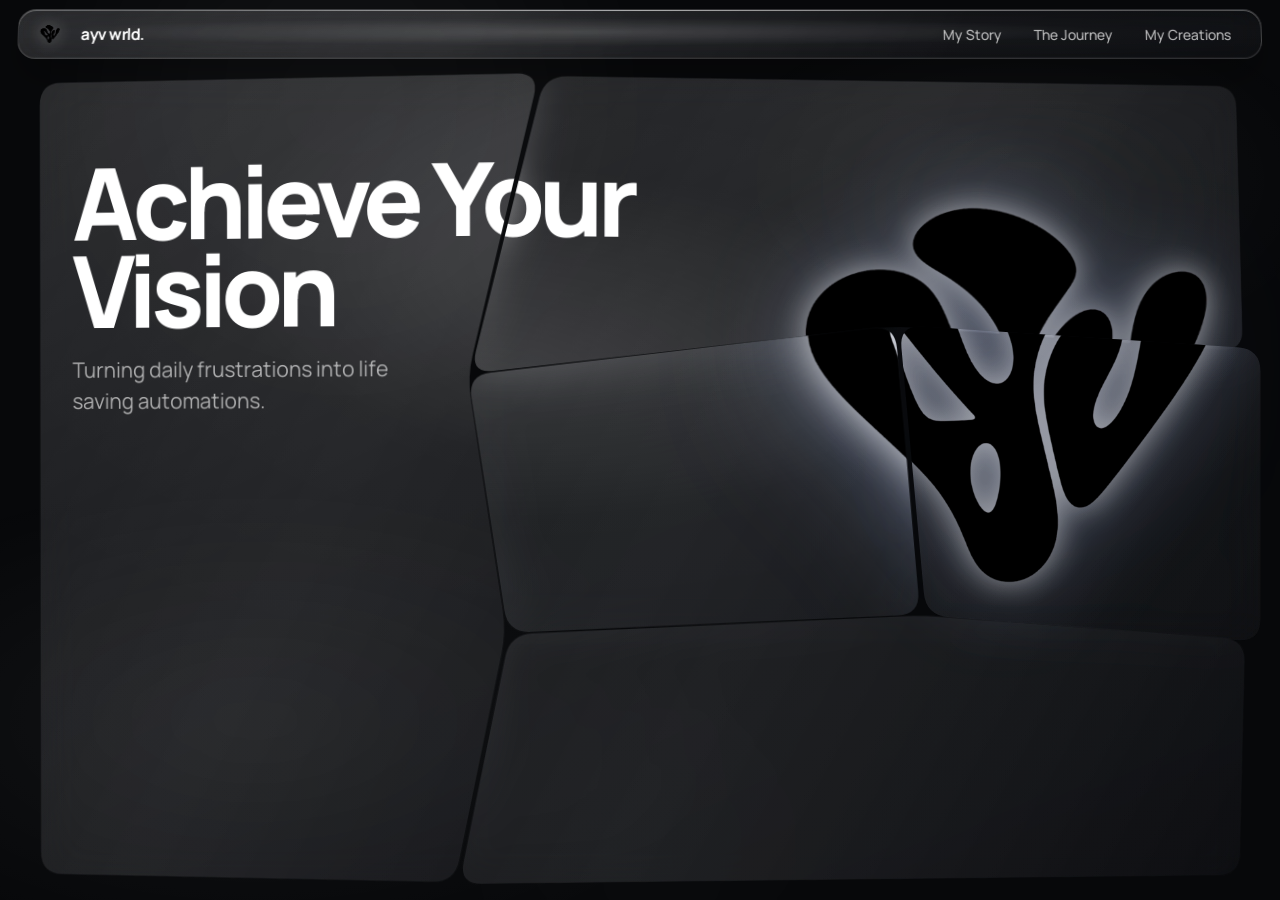
<file: index.html>
<!DOCTYPE html>
<html lang="en">

    <head>
        <meta charset="UTF-8">
        <title>ayv wrld.</title>
        <link rel="icon" type="image/png" sizes="48x48" href="images/favicon-48.png?v=7">
        <link rel="icon" type="image/png" href="images/favicon.png?v=7">
        <link rel="shortcut icon" href="images/favicon.png?v=7">
        <link rel="apple-touch-icon" href="images/favicon.png?v=7">
        <link rel="preconnect" href="https://fonts.googleapis.com">
        <link rel="preconnect" href="https://fonts.gstatic.com" crossorigin>
        <link
        href="https://fonts.googleapis.com/css2?family=Manrope:wght@400;500;600;700;800&display=swap"
        rel="stylesheet"
        >
        <link rel="stylesheet" href="style.css">
    </head>

    <body>

        <div class="atmosphere" aria-hidden="true">
            <span class="orb orb-a"></span>
            <span class="orb orb-b"></span>
            <span class="orb orb-c"></span>
        </div>

        <div class="shell">
            <nav class="pane pane-nav" id="navbar">
                <span class="glass-sheen" aria-hidden="true"></span>
                <div class="nav-inner">
                    <a class="brand" href="index.html">
                        <img src="images/small.png" alt="" class="nav-logo">
                        <span>ayv wrld.</span>
                    </a>
                    <div class="nav-links">
                        <a href="story.html" data-view="story">My Story</a>
                        <a href="journey.html" data-view="journey">The Journey</a>
                        <a href="work.html" data-view="work">My Creations</a>
                    </div>
                </div>
            </nav>

            <div class="mosaic" id="mosaic">
                <section class="pane pane-hero" data-shape="hero" data-box="0 0 42 100">
                    <span class="glass-sheen" aria-hidden="true"></span>
                    <div class="mosaic-face">
                        <div class="face-copy">
                            <h1>Achieve Your<br>Vision</h1>
                            <p class="lede">Turning daily frustrations into life saving automations.</p>
                        </div>
                        <div class="face-logo" aria-hidden="true">
                            <img src="images/big.png" alt="">
                        </div>
                    </div>
                </section>

                <section class="pane pane-story" id="story" data-shape="story" data-box="37 0 63 38">
                    <span class="glass-sheen" aria-hidden="true"></span>
                </section>

                <section class="pane pane-journey" id="journey" data-shape="journey" data-box="70 32 30 38">
                    <span class="glass-sheen" aria-hidden="true"></span>
                </section>

                <section class="pane pane-skills" data-shape="skills" data-box="37 32 35 36">
                    <span class="glass-sheen" aria-hidden="true"></span>
                </section>

                <section class="pane pane-work" id="work" data-shape="work" data-box="35 66 65 34">
                    <span class="glass-sheen" aria-hidden="true"></span>
                </section>
            </div>
        </div>

        <div class="info-view" id="infoView" hidden inert aria-hidden="true">
            <button type="button" class="pane corner-lobe" id="cornerLobe" aria-label="Back to mosaic" tabindex="-1">
                <span class="glass-sheen" aria-hidden="true"></span>
                <span class="back-arrow" aria-hidden="true">
                    <svg viewBox="0 0 24 24" fill="none">
                        <path d="M15 5L8 12L15 19" stroke="currentColor" stroke-width="2.2" stroke-linecap="round" stroke-linejoin="round"/>
                    </svg>
                </span>
            </button>

            <div class="info-layout">
                <div class="info-copy">
                    <article data-info="story">
                        <p class="eyebrow">about</p>
                        <h1>My Story</h1>
                        <p>I build because the small things in a day should not steal a whole night. Repeated work is a signal. When a task shows up again, it should become a tool instead of another late hour.</p>
                        <p>The work starts close to real life: a messy process, a missing dashboard, a site that should already exist. Then it is shaped until someone can actually use it.</p>
                        <p>If a tool helps one person, it could help all of humanity.</p>
                    </article>

                    <article data-info="journey">
                        <p class="eyebrow">process</p>
                        <h1>The Journey</h1>
                        <p>Every build follows the same path. It stays short on purpose, so the work does not drown in process.</p>
                        <ol>
                            <li>Start from a real frustration. If it does not hurt in the day, it is not worth a night of building.</li>
                            <li>Shape it into something people can use. Interface, flow, and reliability matter as much as the idea.</li>
                            <li>Ship, refine, and keep moving. The first version is a start. The product lives in the next passes.</li>
                        </ol>
                        <p>That loop is how Rated., Dili Paints, and the next tools get made.</p>
                    </article>
                </div>
                <div class="logo-stage">
                    <button type="button" class="info-logo-btn" aria-label="Spin logo" tabindex="-1">
                        <img class="info-logo" src="images/big.png" alt="ayv wrld. logo">
                    </button>
                </div>
            </div>
        </div>

        <script src="movement.js"></script>

    </body>

</html>
</file>
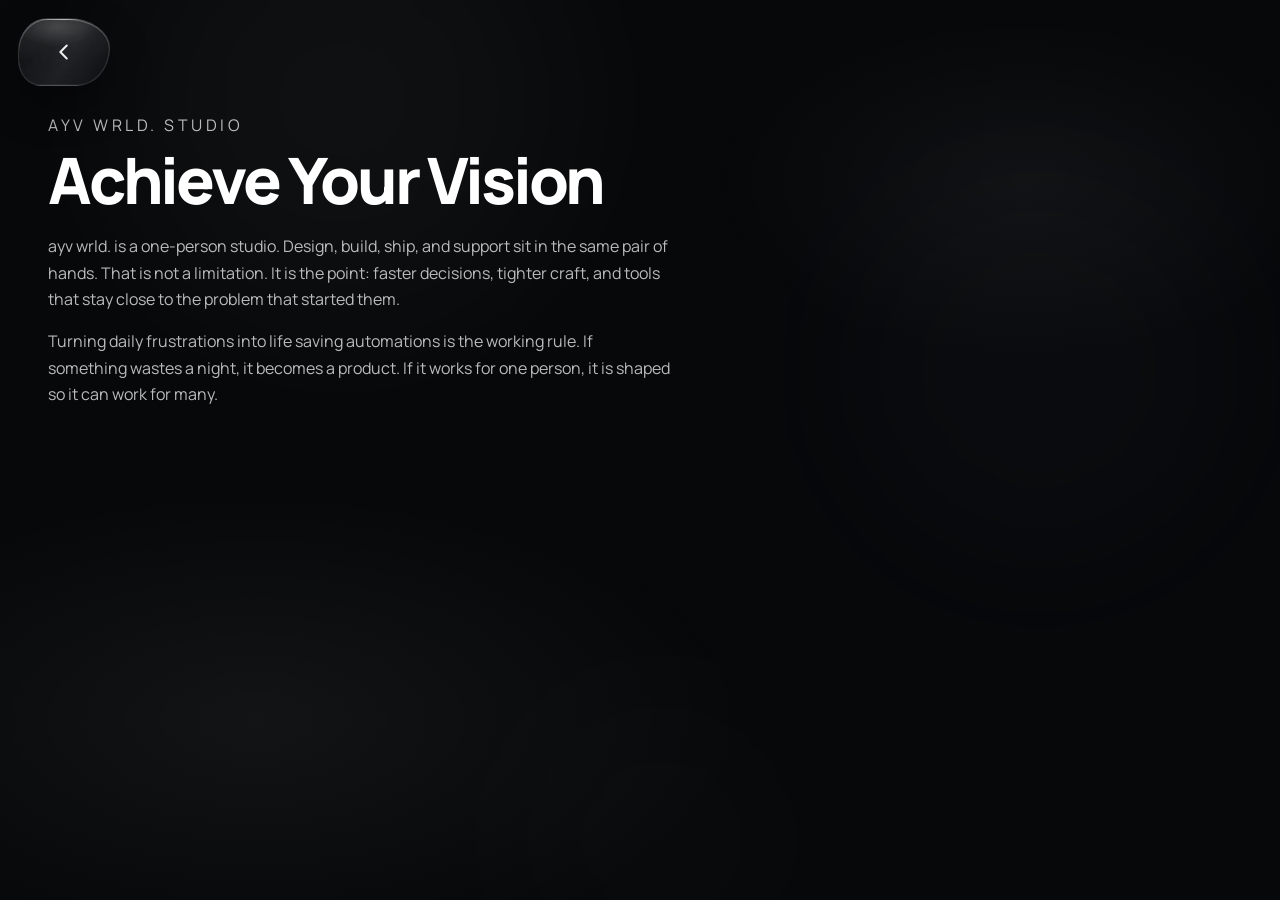
<file: army.html>
<!DOCTYPE html>
<html lang="en">
    <head>
        <meta charset="UTF-8">
        <title>Achieve Your Vision — ayv wrld.</title>
        <link rel="icon" type="image/png" sizes="48x48" href="images/favicon-48.png?v=7">
        <link rel="icon" type="image/png" href="images/favicon.png?v=7">
        <link rel="shortcut icon" href="images/favicon.png?v=7">
        <link rel="apple-touch-icon" href="images/favicon.png?v=7">
        <link rel="preconnect" href="https://fonts.googleapis.com">
        <link rel="preconnect" href="https://fonts.gstatic.com" crossorigin>
        <link href="https://fonts.googleapis.com/css2?family=Manrope:wght@400;500;600;700;800&display=swap" rel="stylesheet">
        <link rel="stylesheet" href="style.css">
    </head>
    <body class="info-page">
        <div class="atmosphere" aria-hidden="true">
            <span class="orb orb-a"></span>
            <span class="orb orb-b"></span>
            <span class="orb orb-c"></span>
        </div>
        <div class="info-view">
            <a class="pane corner-lobe" href="index.html" aria-label="Back to mosaic">
                <span class="glass-sheen" aria-hidden="true"></span>
                <span class="back-arrow" aria-hidden="true">
                    <svg viewBox="0 0 24 24" fill="none">
                        <path d="M15 5L8 12L15 19" stroke="currentColor" stroke-width="2.2" stroke-linecap="round" stroke-linejoin="round"/>
                    </svg>
                </span>
            </a>
            <div class="info-copy">
                <article>
                    <p class="eyebrow">ayv wrld. studio</p>
                    <h1>Achieve Your Vision</h1>
                    <p>ayv wrld. is a one-person studio. Design, build, ship, and support sit in the same pair of hands. That is not a limitation. It is the point: faster decisions, tighter craft, and tools that stay close to the problem that started them.</p>
                    <p>Turning daily frustrations into life saving automations is the working rule. If something wastes a night, it becomes a product. If it works for one person, it is shaped so it can work for many.</p>
                </article>
            </div>
        </div>
        <script src="movement.js"></script>
    </body>
</html>
</file>
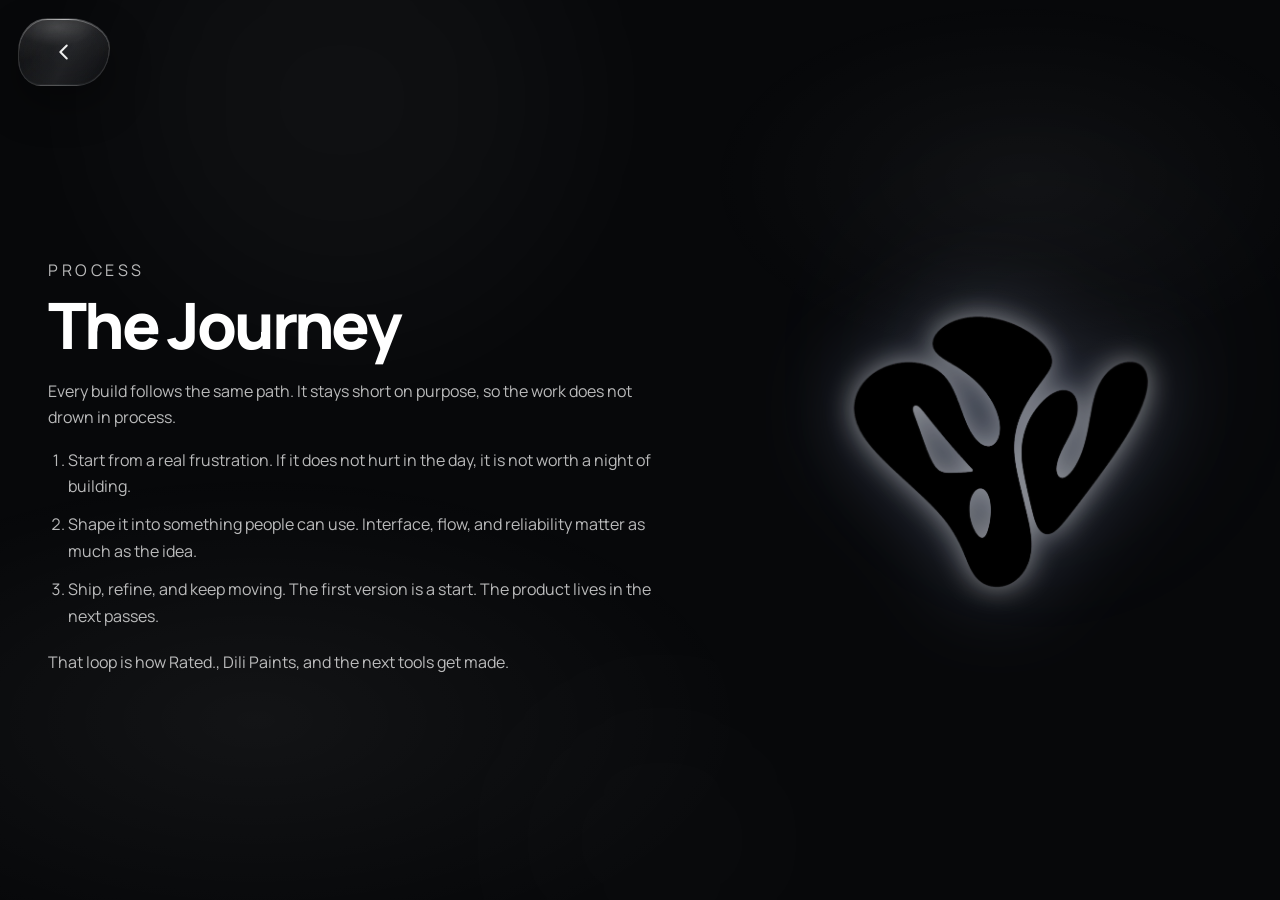
<file: journey.html>
<!DOCTYPE html>
<html lang="en">
    <head>
        <meta charset="UTF-8">
        <title>The Journey — ayv wrld.</title>
        <link rel="icon" type="image/png" sizes="48x48" href="images/favicon-48.png?v=7">
        <link rel="icon" type="image/png" href="images/favicon.png?v=7">
        <link rel="shortcut icon" href="images/favicon.png?v=7">
        <link rel="apple-touch-icon" href="images/favicon.png?v=7">
        <link rel="preconnect" href="https://fonts.googleapis.com">
        <link rel="preconnect" href="https://fonts.gstatic.com" crossorigin>
        <link href="https://fonts.googleapis.com/css2?family=Manrope:wght@400;500;600;700;800&display=swap" rel="stylesheet">
        <link rel="stylesheet" href="style.css">
    </head>
    <body class="info-page">
        <div class="atmosphere" aria-hidden="true">
            <span class="orb orb-a"></span>
            <span class="orb orb-b"></span>
            <span class="orb orb-c"></span>
        </div>
        <div class="info-view">
            <a class="pane corner-lobe" href="index.html" aria-label="Back to mosaic">
                <span class="glass-sheen" aria-hidden="true"></span>
                <span class="back-arrow" aria-hidden="true">
                    <svg viewBox="0 0 24 24" fill="none">
                        <path d="M15 5L8 12L15 19" stroke="currentColor" stroke-width="2.2" stroke-linecap="round" stroke-linejoin="round"/>
                    </svg>
                </span>
            </a>
            <div class="info-layout">
                <div class="info-copy">
                    <article>
                        <p class="eyebrow">process</p>
                        <h1>The Journey</h1>
                        <p>Every build follows the same path. It stays short on purpose, so the work does not drown in process.</p>
                        <ol>
                            <li>Start from a real frustration. If it does not hurt in the day, it is not worth a night of building.</li>
                            <li>Shape it into something people can use. Interface, flow, and reliability matter as much as the idea.</li>
                            <li>Ship, refine, and keep moving. The first version is a start. The product lives in the next passes.</li>
                        </ol>
                        <p>That loop is how Rated., Dili Paints, and the next tools get made.</p>
                    </article>
                </div>
                <div class="logo-stage">
                    <button type="button" class="info-logo-btn" aria-label="Spin logo">
                        <img class="info-logo" src="images/big.png" alt="ayv wrld. logo">
                    </button>
                </div>
            </div>
        </div>
        <script src="movement.js"></script>
    </body>
</html>
</file>
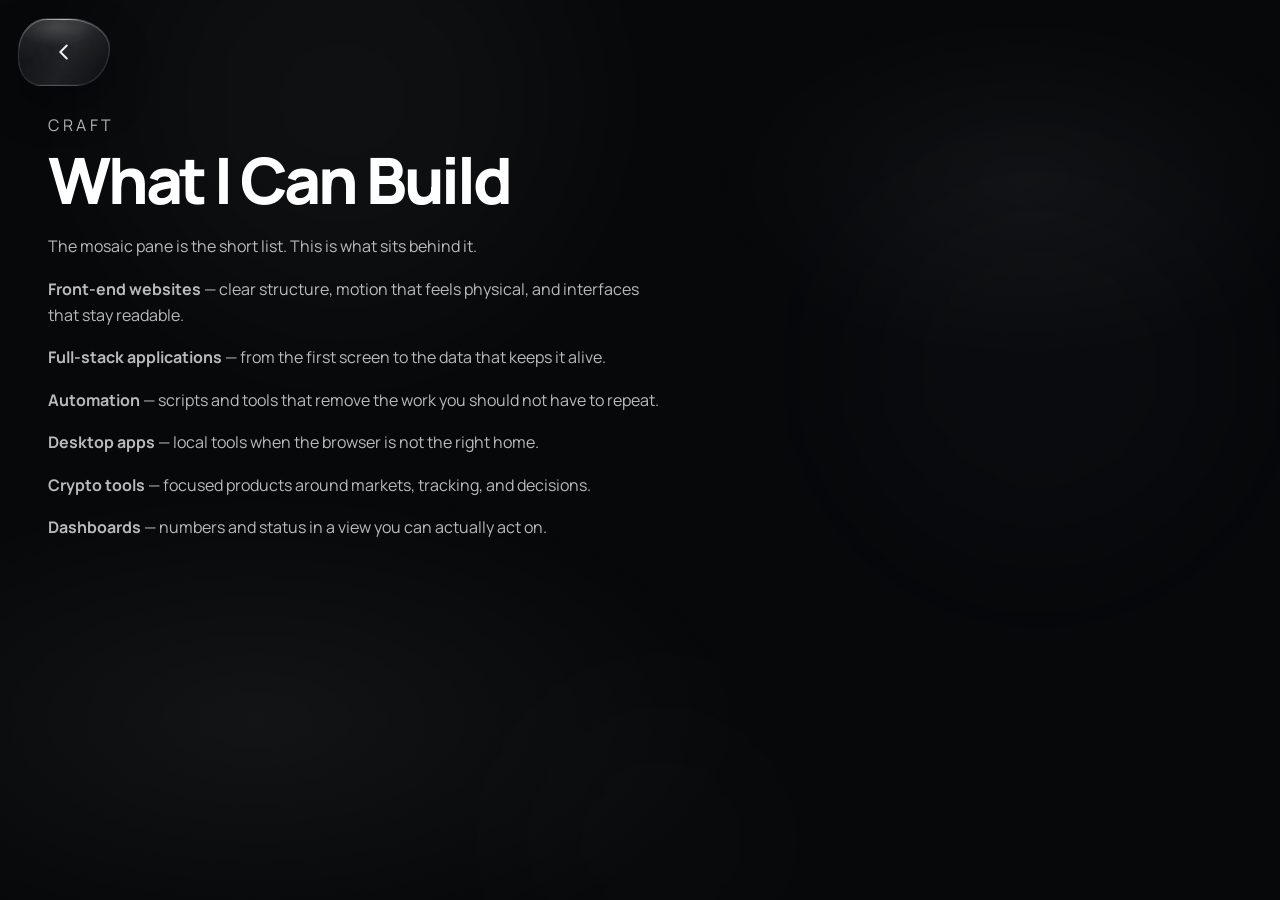
<file: skills.html>
<!DOCTYPE html>
<html lang="en">
    <head>
        <meta charset="UTF-8">
        <title>What I Can Build — ayv wrld.</title>
        <link rel="icon" type="image/png" sizes="48x48" href="images/favicon-48.png?v=7">
        <link rel="icon" type="image/png" href="images/favicon.png?v=7">
        <link rel="shortcut icon" href="images/favicon.png?v=7">
        <link rel="apple-touch-icon" href="images/favicon.png?v=7">
        <link rel="preconnect" href="https://fonts.googleapis.com">
        <link rel="preconnect" href="https://fonts.gstatic.com" crossorigin>
        <link href="https://fonts.googleapis.com/css2?family=Manrope:wght@400;500;600;700;800&display=swap" rel="stylesheet">
        <link rel="stylesheet" href="style.css">
    </head>
    <body class="info-page">
        <div class="atmosphere" aria-hidden="true">
            <span class="orb orb-a"></span>
            <span class="orb orb-b"></span>
            <span class="orb orb-c"></span>
        </div>
        <div class="info-view">
            <a class="pane corner-lobe" href="index.html" aria-label="Back to mosaic">
                <span class="glass-sheen" aria-hidden="true"></span>
                <span class="back-arrow" aria-hidden="true">
                    <svg viewBox="0 0 24 24" fill="none">
                        <path d="M15 5L8 12L15 19" stroke="currentColor" stroke-width="2.2" stroke-linecap="round" stroke-linejoin="round"/>
                    </svg>
                </span>
            </a>
            <div class="info-copy">
                <article>
                    <p class="eyebrow">craft</p>
                    <h1>What I Can Build</h1>
                    <p>The mosaic pane is the short list. This is what sits behind it.</p>
                    <p><strong>Front-end websites</strong> — clear structure, motion that feels physical, and interfaces that stay readable.</p>
                    <p><strong>Full-stack applications</strong> — from the first screen to the data that keeps it alive.</p>
                    <p><strong>Automation</strong> — scripts and tools that remove the work you should not have to repeat.</p>
                    <p><strong>Desktop apps</strong> — local tools when the browser is not the right home.</p>
                    <p><strong>Crypto tools</strong> — focused products around markets, tracking, and decisions.</p>
                    <p><strong>Dashboards</strong> — numbers and status in a view you can actually act on.</p>
                </article>
            </div>
        </div>
        <script src="movement.js"></script>
    </body>
</html>
</file>
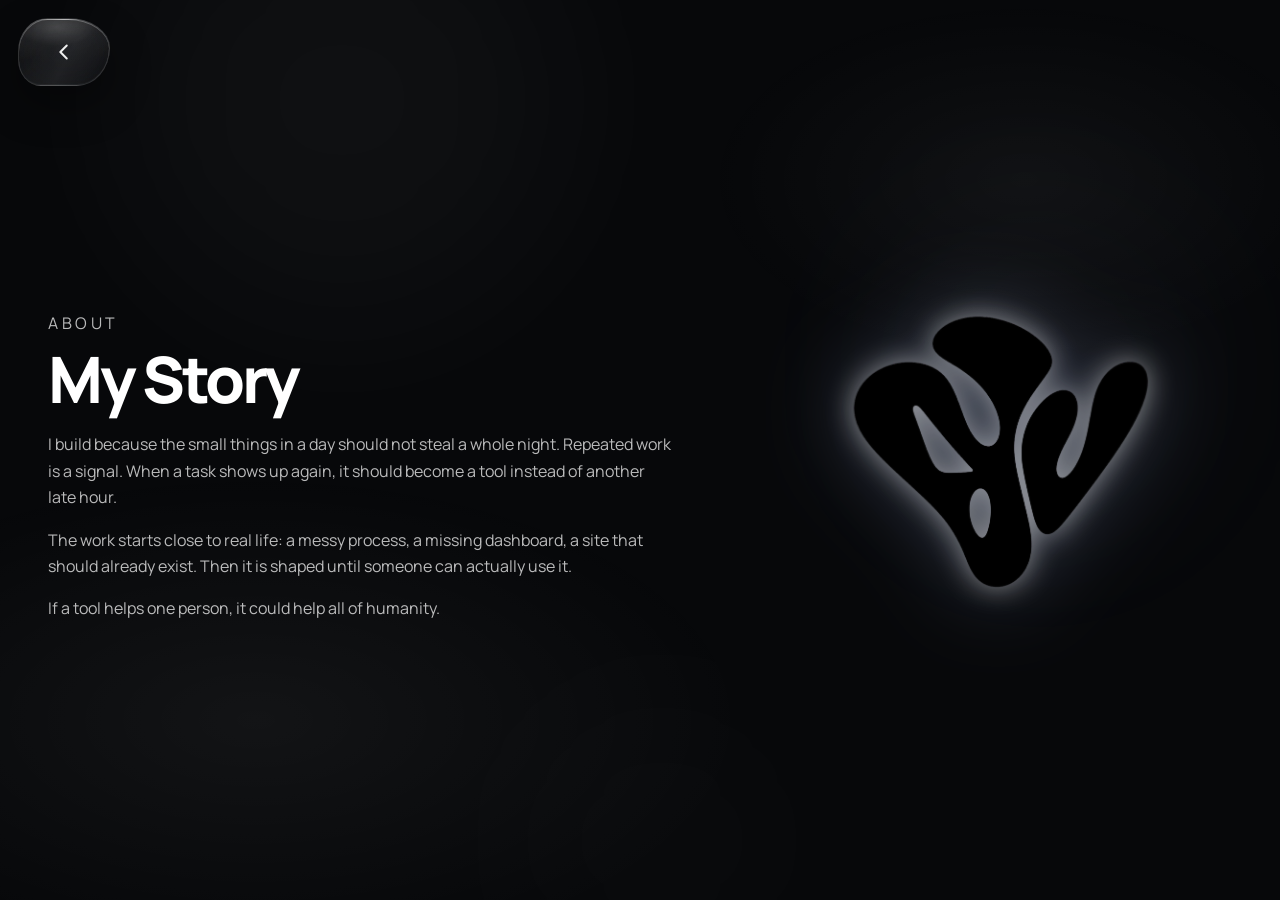
<file: story.html>
<!DOCTYPE html>
<html lang="en">
    <head>
        <meta charset="UTF-8">
        <title>My Story — ayv wrld.</title>
        <link rel="icon" type="image/png" sizes="48x48" href="images/favicon-48.png?v=7">
        <link rel="icon" type="image/png" href="images/favicon.png?v=7">
        <link rel="shortcut icon" href="images/favicon.png?v=7">
        <link rel="apple-touch-icon" href="images/favicon.png?v=7">
        <link rel="preconnect" href="https://fonts.googleapis.com">
        <link rel="preconnect" href="https://fonts.gstatic.com" crossorigin>
        <link href="https://fonts.googleapis.com/css2?family=Manrope:wght@400;500;600;700;800&display=swap" rel="stylesheet">
        <link rel="stylesheet" href="style.css">
    </head>
    <body class="info-page">
        <div class="atmosphere" aria-hidden="true">
            <span class="orb orb-a"></span>
            <span class="orb orb-b"></span>
            <span class="orb orb-c"></span>
        </div>
        <div class="info-view">
            <a class="pane corner-lobe" href="index.html" aria-label="Back to mosaic">
                <span class="glass-sheen" aria-hidden="true"></span>
                <span class="back-arrow" aria-hidden="true">
                    <svg viewBox="0 0 24 24" fill="none">
                        <path d="M15 5L8 12L15 19" stroke="currentColor" stroke-width="2.2" stroke-linecap="round" stroke-linejoin="round"/>
                    </svg>
                </span>
            </a>
            <div class="info-layout">
                <div class="info-copy">
                    <article>
                        <p class="eyebrow">about</p>
                        <h1>My Story</h1>
                        <p>I build because the small things in a day should not steal a whole night. Repeated work is a signal. When a task shows up again, it should become a tool instead of another late hour.</p>
                        <p>The work starts close to real life: a messy process, a missing dashboard, a site that should already exist. Then it is shaped until someone can actually use it.</p>
                        <p>If a tool helps one person, it could help all of humanity.</p>
                    </article>
                </div>
                <div class="logo-stage">
                    <button type="button" class="info-logo-btn" aria-label="Spin logo">
                        <img class="info-logo" src="images/big.png" alt="ayv wrld. logo">
                    </button>
                </div>
            </div>
        </div>
        <script src="movement.js"></script>
    </body>
</html>
</file>
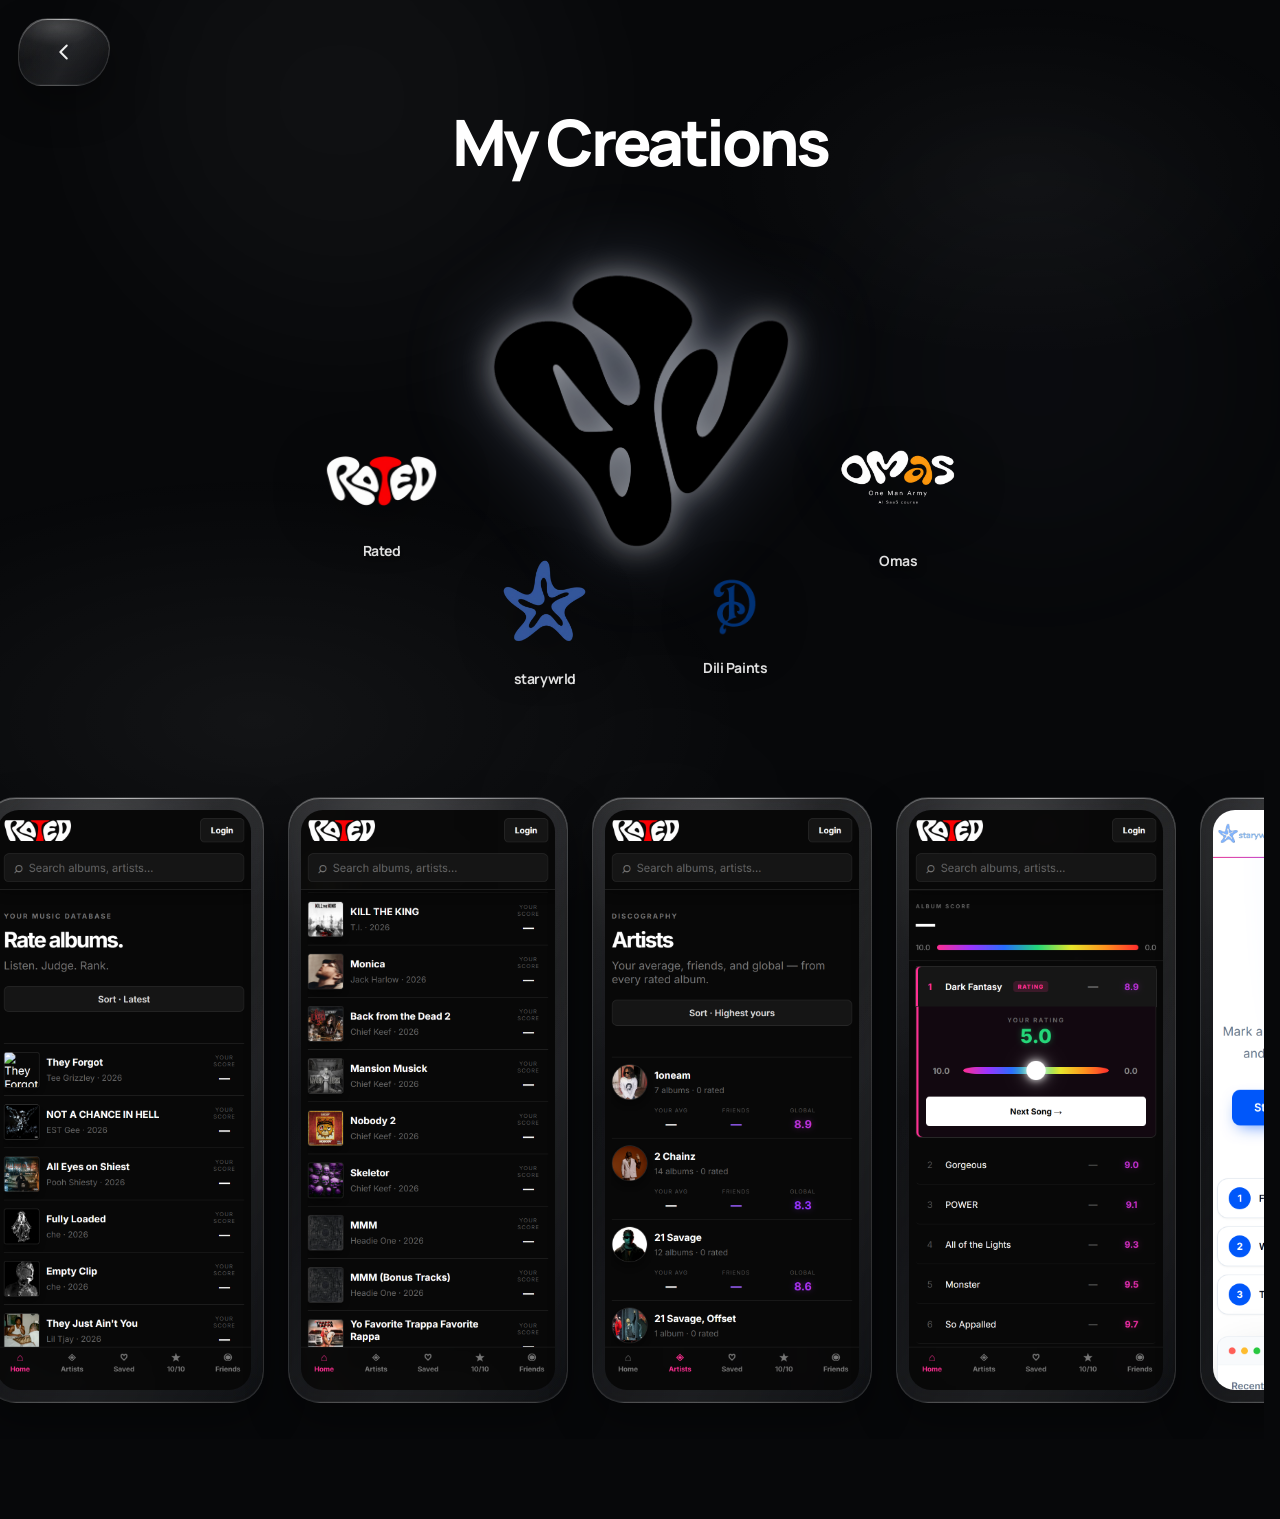
<file: work.html>
<!DOCTYPE html>
<html lang="en">
    <head>
        <meta charset="UTF-8">
        <title>My Creations — ayv wrld.</title>
        <link rel="icon" type="image/png" sizes="48x48" href="images/favicon-48.png?v=7">
        <link rel="icon" type="image/png" href="images/favicon.png?v=7">
        <link rel="shortcut icon" href="images/favicon.png?v=7">
        <link rel="apple-touch-icon" href="images/favicon.png?v=7">
        <link rel="preconnect" href="https://fonts.googleapis.com">
        <link rel="preconnect" href="https://fonts.gstatic.com" crossorigin>
        <link href="https://fonts.googleapis.com/css2?family=Manrope:wght@400;500;600;700;800&display=swap" rel="stylesheet">
        <link rel="stylesheet" href="style.css">
    </head>
    <body class="info-page">
        <div class="atmosphere" aria-hidden="true">
            <span class="orb orb-a"></span>
            <span class="orb orb-b"></span>
            <span class="orb orb-c"></span>
        </div>
        <div class="info-view">
            <a class="pane corner-lobe" href="index.html" aria-label="Back to mosaic">
                <span class="glass-sheen" aria-hidden="true"></span>
                <span class="back-arrow" aria-hidden="true">
                    <svg viewBox="0 0 24 24" fill="none">
                        <path d="M15 5L8 12L15 19" stroke="currentColor" stroke-width="2.2" stroke-linecap="round" stroke-linejoin="round"/>
                    </svg>
                </span>
            </a>
            <div class="info-copy">
                <article class="info-work">
                    <h1>My Creations</h1>
                    <div class="float-logos">
                        <div class="float-logo float-ayv">
                            <img src="images/big.png" alt="ayv wrld.">
                        </div>
                        <a
                            class="float-logo float-rated"
                            href="https://cxd3rev.github.io/Rated./"
                            target="_blank"
                            rel="noopener noreferrer"
                        >
                            <img src="images/rate.png" alt="Rated">
                            <span>Rated</span>
                        </a>
                        <button type="button" class="float-logo float-stary" aria-label="starywrld">
                            <img src="images/starywrld.png" alt="">
                            <span>starywrld</span>
                        </button>
                        <a
                            class="float-logo float-dili"
                            href="https://dilipaints.be/"
                            target="_blank"
                            rel="noopener noreferrer"
                        >
                            <img src="images/dili.png" alt="">
                            <span>Dili Paints</span>
                        </a>
                        <button type="button" class="float-logo float-omas" aria-label="Omas">
                            <img src="images/omas.png" alt="">
                            <span>Omas</span>
                        </button>
                    </div>
                    <div class="creation-marquee">
                        <div class="creation-marquee-track">
                            <div class="creation-shots">
                                <div class="creation-stage">
                                    <a class="pane creation-phone" href="https://cxd3rev.github.io/Rated./" target="_blank" rel="noopener noreferrer">
                                        <span class="glass-sheen" aria-hidden="true"></span>
                                        <img src="images/rate-mobile-1.png" alt="Rated. homepage on mobile">
                                    </a>
                                </div>
                                <div class="creation-stage">
                                    <a class="pane creation-phone" href="https://cxd3rev.github.io/Rated./" target="_blank" rel="noopener noreferrer">
                                        <span class="glass-sheen" aria-hidden="true"></span>
                                        <img src="images/rate-mobile-2.png" alt="Rated. album list on mobile">
                                    </a>
                                </div>
                                <div class="creation-stage">
                                    <a class="pane creation-phone" href="https://cxd3rev.github.io/Rated./" target="_blank" rel="noopener noreferrer">
                                        <span class="glass-sheen" aria-hidden="true"></span>
                                        <img src="images/rate-mobile-3.png" alt="Rated. artists on mobile">
                                    </a>
                                </div>
                                <div class="creation-stage">
                                    <a class="pane creation-phone" href="https://cxd3rev.github.io/Rated./" target="_blank" rel="noopener noreferrer">
                                        <span class="glass-sheen" aria-hidden="true"></span>
                                        <img src="images/rate-mobile-4.png" alt="Rated. rating screen on mobile">
                                    </a>
                                </div>
                                <div class="creation-stage">
                                    <button type="button" class="pane creation-phone starywrld-mobile" aria-label="starywrld landing on mobile">
                                        <span class="glass-sheen" aria-hidden="true"></span>
                                        <img src="images/starywrld-mobile-1.png" alt="starywrld landing on mobile">
                                    </button>
                                </div>
                                <div class="creation-stage">
                                    <button type="button" class="pane creation-phone starywrld-mobile" aria-label="starywrld login on mobile">
                                        <span class="glass-sheen" aria-hidden="true"></span>
                                        <img src="images/starywrld-mobile-2.png" alt="starywrld login on mobile">
                                    </button>
                                </div>
                                <div class="creation-stage">
                                    <button type="button" class="pane creation-phone starywrld-mobile" aria-label="starywrld signup on mobile">
                                        <span class="glass-sheen" aria-hidden="true"></span>
                                        <img src="images/starywrld-mobile-3.png" alt="starywrld signup on mobile">
                                    </button>
                                </div>
                                <div class="creation-stage">
                                    <button type="button" class="pane creation-phone starywrld-mobile" aria-label="starywrld pricing on mobile">
                                        <span class="glass-sheen" aria-hidden="true"></span>
                                        <img src="images/starywrld-mobile-4.png" alt="starywrld pricing on mobile">
                                    </button>
                                </div>
                                <div class="creation-stage">
                                    <a class="pane creation-phone" href="https://dilipaints.be/" target="_blank" rel="noopener noreferrer">
                                        <span class="glass-sheen" aria-hidden="true"></span>
                                        <img src="images/dili-mobile-1.png" alt="Dili Paints homepage on mobile">
                                    </a>
                                </div>
                                <div class="creation-stage">
                                    <a class="pane creation-phone" href="https://dilipaints.be/" target="_blank" rel="noopener noreferrer">
                                        <span class="glass-sheen" aria-hidden="true"></span>
                                        <img src="images/dili-mobile-4.png" alt="Dili Paints features on mobile">
                                    </a>
                                </div>
                                <div class="creation-stage">
                                    <a class="pane creation-phone" href="https://dilipaints.be/" target="_blank" rel="noopener noreferrer">
                                        <span class="glass-sheen" aria-hidden="true"></span>
                                        <img src="images/dili-mobile-2.png" alt="Dili Paints gallery on mobile">
                                    </a>
                                </div>
                                <div class="creation-stage">
                                    <a class="pane creation-phone" href="https://dilipaints.be/" target="_blank" rel="noopener noreferrer">
                                        <span class="glass-sheen" aria-hidden="true"></span>
                                        <img src="images/dili-mobile-3.png" alt="Dili Paints contact on mobile">
                                    </a>
                                </div>
                                <div class="creation-stage">
                                    <button type="button" class="pane creation-phone" aria-label="Omas homepage on mobile">
                                        <span class="glass-sheen" aria-hidden="true"></span>
                                        <img src="images/omas-mobile-1.png" alt="Omas homepage on mobile">
                                    </button>
                                </div>
                                <div class="creation-stage">
                                    <button type="button" class="pane creation-phone" aria-label="Omas pricing on mobile">
                                        <span class="glass-sheen" aria-hidden="true"></span>
                                        <img src="images/omas-mobile-2.png" alt="Omas pricing on mobile">
                                    </button>
                                </div>
                                <div class="creation-stage">
                                    <button type="button" class="pane creation-phone" aria-label="Omas login on mobile">
                                        <span class="glass-sheen" aria-hidden="true"></span>
                                        <img src="images/omas-mobile-3.png" alt="Omas login on mobile">
                                    </button>
                                </div>
                                <div class="creation-stage">
                                    <button type="button" class="pane creation-phone" aria-label="Omas signup on mobile">
                                        <span class="glass-sheen" aria-hidden="true"></span>
                                        <img src="images/omas-mobile-4.png" alt="Omas signup on mobile">
                                    </button>
                                </div>
                            </div>
                        </div>
                    </div>
                </article>
            </div>
        </div>
        <script src="movement.js"></script>
    </body>
</html>
</file>
<file: style.css>
* {
    padding: 0;
    margin: 0;
    box-sizing: border-box;
    font-family: "Manrope", sans-serif;
}

html,
body {
    overflow: hidden;
    height: 100%;
}

body {
    background: #07080a;
    min-height: 100vh;
    color: white;
    isolation: isolate;
}


.atmosphere {
    position: fixed;
    inset: 0;
    z-index: 0;
    pointer-events: none;
    overflow: hidden;
    contain: paint;
}

.atmosphere::after {
    content: "";
    position: absolute;
    inset: 0;
    background:
        radial-gradient(ellipse 70% 50% at 20% 80%, rgba(255, 255, 255, 0.05), transparent 55%),
        radial-gradient(ellipse 50% 40% at 80% 20%, rgba(255, 255, 255, 0.04), transparent 50%);
}

.orb {
    position: absolute;
    border-radius: 50%;
    filter: blur(90px);
    opacity: 0.45;
    animation: orbDrift 16s ease-in-out infinite;
}

.orb-a {
    width: 480px;
    height: 480px;
    top: -140px;
    left: 8%;
    background: rgba(255, 255, 255, 0.08);
}

.orb-b {
    width: 380px;
    height: 380px;
    right: 4%;
    top: 20%;
    background: rgba(180, 200, 255, 0.06);
    animation-delay: -6s;
}

.orb-c {
    width: 300px;
    height: 300px;
    left: 40%;
    bottom: -90px;
    background: rgba(255, 255, 255, 0.04);
    animation-delay: -11s;
}

@keyframes orbDrift {
    0%, 100% { transform: translate3d(0, 0, 0) scale(1); }
    50% { transform: translate3d(16px, -20px, 0) scale(1.06); }
}


.shell {
    position: relative;
    z-index: 1;
    height: 100vh;
    padding: 10px 18px 10px;
    display: flex;
    flex-direction: column;
    gap: 8px;
    overflow: hidden;
}


.pane {
    --hx: 42%;
    --hy: 12%;
    --tilt-x: 0deg;
    --tilt-y: 0deg;
    --pane-blur: 20px;
    --pane-sat: 150%;
    position: relative;
    overflow: hidden;
    contain: layout;
    background:
        radial-gradient(
            120% 80% at var(--hx) var(--hy),
            rgba(255, 255, 255, 0.18),
            rgba(255, 255, 255, 0.03) 36%,
            rgba(255, 255, 255, 0.015) 70%
        ),
        linear-gradient(
            155deg,
            rgba(255, 255, 255, 0.11),
            rgba(255, 255, 255, 0.03) 42%,
            rgba(10, 12, 16, 0.35)
        );
    backdrop-filter: blur(var(--pane-blur)) saturate(var(--pane-sat));
    -webkit-backdrop-filter: blur(var(--pane-blur)) saturate(var(--pane-sat));
    border: 1px solid rgba(255, 255, 255, 0.14);
    box-shadow:
        0 18px 40px rgba(0, 0, 0, 0.35),
        inset 0 1px 0 rgba(255, 255, 255, 0.28),
        inset 0 -1px 0 rgba(255, 255, 255, 0.04);
    transform:
        perspective(1200px)
        rotateX(var(--tilt-x))
        rotateY(var(--tilt-y));
}

.pane:hover,
.pane.is-hot,
.pane.is-glow {
    --pane-blur: 26px;
    --pane-sat: 160%;
}

.pane::before {
    content: "";
    position: absolute;
    top: 0;
    left: 8%;
    width: 84%;
    height: 1px;
    background: linear-gradient(90deg, transparent, rgba(255, 255, 255, 0.7), transparent);
    opacity: 0.7;
    pointer-events: none;
}

.glass-sheen {
    position: absolute;
    inset: 0;
    pointer-events: none;
    z-index: 1;
    contain: paint;
    background: linear-gradient(
        118deg,
        transparent 30%,
        rgba(255, 255, 255, 0.12) 48%,
        transparent 66%
    );
    background-size: 220% 220%;
    background-position: calc(var(--hx) * 1.3) calc(var(--hy) * 0.8);
    mix-blend-mode: screen;
    opacity: 0.55;
}


.pane-nav {
    --shift-x: 0px;
    --shift-y: 0px;
    flex: 0 0 50px;
    width: 100%;
    max-width: 100%;
    margin-inline: auto;
    border-radius: 18px;
    transform-origin: center center;
    transform:
        translate3d(var(--shift-x), var(--shift-y), 0)
        perspective(1200px)
        rotateX(var(--tilt-x))
        rotateY(var(--tilt-y));
}

.nav-inner {
    position: relative;
    z-index: 2;
    height: 100%;
    display: flex;
    align-items: center;
    justify-content: space-between;
    padding: 0 16px 0 10px;
}

.brand {
    display: flex;
    align-items: center;
    gap: 10px;
    text-decoration: none;
    color: white;
    font-weight: 700;
    letter-spacing: -0.03em;
}

.nav-logo {
    width: 42px;
    height: auto;
    filter: brightness(2.4) drop-shadow(0 0 8px rgba(255, 255, 255, 0.35));
}

.nav-links {
    display: flex;
    gap: 4px;
}

.nav-links a {
    color: rgba(255, 255, 255, 0.7);
    text-decoration: none;
    font-size: 14px;
    font-weight: 500;
    padding: 8px 14px;
    border-radius: 999px;
    transition: color 0.2s ease, background 0.2s ease;
}

.nav-links a:hover {
    color: white;
    background: rgba(255, 255, 255, 0.06);
}


.mosaic {
    flex: 1;
    min-height: 0;
    position: relative;
    contain: layout;
}

.mosaic .pane {
    position: absolute;
    inset: 0;
    border: none;
    border-radius: 0;
    cursor: pointer;
    contain: layout;
}

.mosaic .pane.is-glow {
    background:
        radial-gradient(
            120% 80% at var(--hx) var(--hy),
            rgba(255, 255, 255, 0.42),
            rgba(255, 255, 255, 0.1) 36%,
            rgba(255, 255, 255, 0.04) 70%
        ),
        linear-gradient(
            155deg,
            rgba(255, 255, 255, 0.24),
            rgba(255, 255, 255, 0.07) 42%,
            rgba(10, 12, 16, 0.28)
        );
    box-shadow:
        0 18px 40px rgba(0, 0, 0, 0.35),
        inset 0 1px 0 rgba(255, 255, 255, 0.62),
        inset 0 -1px 0 rgba(255, 255, 255, 0.1),
        inset 0 0 48px rgba(255, 255, 255, 0.14);
}

.pane-hero {
    clip-path: polygon(0.67% 1.33%, 41.58% 1.33%, 36.71% 38.34%, 39.63% 67.56%, 34.76% 98.73%, 0.67% 98.73%);
}

.pane-story {
    clip-path: polygon(42.72% 0.54%, 99.22% 0.54%, 99.22% 33.66%, 70% 31.71%, 37.85% 37.55%);
}

.pane-journey {
    clip-path: polygon(99.62% 34.43%, 99.62% 69.49%, 72.35% 65.6%, 70.4% 32.48%);
}

.pane-skills {
    clip-path: polygon(37.46% 38.34%, 69.6% 32.49%, 71.55% 65.61%, 40.38% 67.56%);
}

.pane-work {
    clip-path: polygon(40.76% 68.33%, 71.93% 66.39%, 99.2% 70.28%, 99.2% 99.5%, 35.89% 99.5%);
}


.mosaic-face {
    position: absolute;
    inset: 0;
    z-index: 2;
    pointer-events: none;
    contain: paint;
}

.face-copy {
    position: absolute;
    left: 3%;
    top: 10%;
    width: 58%;
}

.eyebrow {
    font-size: 11px;
    letter-spacing: 0.22em;
    text-transform: uppercase;
    color: rgba(255, 255, 255, 0.45);
    margin-bottom: 18px;
}

.face-copy h1 {
    font-size: clamp(52px, 8vw, 112px);
    font-weight: 800;
    letter-spacing: -0.06em;
    line-height: 0.88;
    margin-bottom: 22px;
}

.lede {
    max-width: 28ch;
    font-size: clamp(16px, 1.7vw, 22px);
    line-height: 1.45;
    color: rgba(255, 255, 255, 0.62);
}

.face-logo {
    position: absolute;
    right: 3%;
    top: 14%;
    width: 34%;
    pointer-events: none;
}

.face-logo img {
    display: block;
    width: 100%;
    height: auto;
    user-select: none;
    filter:
        brightness(2.7)
        drop-shadow(0 0 16px rgba(255, 255, 255, 0.55))
        drop-shadow(0 0 48px rgba(180, 200, 255, 0.32));
}

.mosaic .pane.is-hot .face-logo img,
.mosaic .pane.is-glow .face-logo img {
    filter:
        brightness(3.2)
        drop-shadow(0 0 22px rgba(255, 255, 255, 0.8))
        drop-shadow(0 0 64px rgba(180, 200, 255, 0.5));
}


.info-view {
    display: none;
    position: relative;
    z-index: 2;
    min-height: 100vh;
}

.info-view[hidden],
.info-view[inert],
body:not(.is-info):not(.info-page) .info-view {
    display: none !important;
    pointer-events: none !important;
    visibility: hidden !important;
    overflow: hidden !important;
    z-index: -1 !important;
}

.info-view[hidden] *,
.info-view[inert] *,
body:not(.is-info):not(.info-page) .info-view * {
    pointer-events: none !important;
}

.info-view[hidden] a,
.info-view[hidden] button,
.info-view[inert] a,
.info-view[inert] button,
.info-view[hidden] .corner-lobe,
.info-view[inert] .corner-lobe {
    display: none !important;
    pointer-events: none !important;
    visibility: hidden !important;
    position: absolute !important;
}

.corner-lobe {
    position: fixed;
    top: 18px;
    left: 18px;
    z-index: 30;
    width: 92px;
    height: 68px;
    padding: 0;
    border-radius: 34px 48px 38px 26px / 38px 34px 44px 30px;
    cursor: pointer;
    display: grid;
    place-items: center;
    text-decoration: none;
    color: rgba(255, 255, 255, 0.92);
    appearance: none;
    -webkit-appearance: none;
    font: inherit;
}

.corner-lobe:hover {
    color: white;
}

.back-arrow {
    position: relative;
    z-index: 2;
    display: grid;
    place-items: center;
    width: 28px;
    height: 28px;
}

.back-arrow svg {
    width: 22px;
    height: 22px;
    display: block;
}

.info-copy {
    position: relative;
    z-index: 2;
    max-width: 720px;
    padding: 112px 48px 64px;
}

.info-layout {
    display: flex;
    align-items: center;
    justify-content: space-between;
    gap: clamp(16px, 4vw, 48px);
    min-height: 100vh;
    width: 100%;
}

.info-layout .info-copy {
    flex: 0 1 720px;
}

.logo-stage {
    flex: 1 1 34%;
    display: grid;
    place-items: center;
    perspective: 1200px;
    padding: 72px 48px 64px 0;
    min-width: 0;
}

.info-logo-btn {
    --tilt-x: 0deg;
    --tilt-y: 0deg;
    appearance: none;
    -webkit-appearance: none;
    background: none;
    border: none;
    padding: 0;
    margin: 0;
    font: inherit;
    color: inherit;
    display: block;
    width: min(28vw, 300px);
    cursor: pointer;
    transform-origin: center center;
    transform:
        perspective(1200px)
        rotateX(var(--tilt-x))
        rotateY(var(--tilt-y));
}

.info-logo {
    display: block;
    width: 100%;
    height: auto;
    pointer-events: none;
    user-select: none;
    transform-origin: center center;
    filter:
        brightness(2.7)
        drop-shadow(0 0 14px rgba(255, 255, 255, 0.5))
        drop-shadow(0 0 42px rgba(180, 200, 255, 0.28));
}

.info-logo.is-spinning {
    animation: logoBurst 0.9s cubic-bezier(0.18, 0.82, 0.22, 1);
}

@keyframes logoBurst {
    from { transform: rotateY(0deg); }
    to { transform: rotateY(360deg); }
}

.info-copy article {
    display: none;
}

.info-copy article.is-active {
    display: block;
}

.info-copy .eyebrow {
    margin-bottom: 12px;
}

.info-copy h1 {
    font-size: clamp(36px, 5vw, 64px);
    font-weight: 800;
    letter-spacing: -0.05em;
    line-height: 0.95;
    margin-bottom: 22px;
}

.info-copy p,
.info-copy li {
    font-size: 16px;
    line-height: 1.65;
    color: rgba(255, 255, 255, 0.72);
}

.info-copy p {
    margin-bottom: 16px;
}

.info-copy ol {
    padding-left: 20px;
    display: flex;
    flex-direction: column;
    gap: 12px;
    margin: 8px 0 20px;
}

.info-copy:has(.info-work.is-active),
body.info-page .info-copy:has(.info-work) {
    max-width: none;
    width: 100%;
    min-height: 100vh;
    padding: 0;
}

.info-copy article.info-work.is-active,
body.info-page .info-copy article.info-work {
    display: flex;
    flex-direction: column;
    width: 100%;
    min-height: 100vh;
    align-items: center;
    justify-content: flex-start;
    padding: 112px 32px 80px;
    gap: 48px;
}

.info-work h1 {
    margin: 0;
    text-align: center;
}

.float-logos {
    --cx: 50%;
    --cy: 40%;
    position: relative;
    isolation: isolate;
    overflow: visible;
    width: min(680px, 94vw);
    height: min(480px, 76vw);
    margin: 0 auto;
}

.float-logo {
    position: absolute;
    left: var(--lx, var(--cx));
    top: var(--ly, var(--cy));
    display: flex;
    flex-direction: column;
    align-items: center;
    text-decoration: none;
    color: rgba(255, 255, 255, 0.88);
    background: none;
    border: none;
    cursor: pointer;
    z-index: 1;
    transition: transform 0.38s cubic-bezier(0.22, 1, 0.32, 1);
    transform: translate(-50%, -50%) translate3d(var(--tx, 0px), var(--ty, 0px), 0) scale(var(--sc, 1));
}

.float-logo:hover {
    z-index: 4;
}

.float-ayv {
    --lx: var(--cx);
    --ly: var(--cy);
    width: min(46vw, 300px);
    cursor: default;
    z-index: 2;
}

.float-rated,
.float-stary,
.float-dili,
.float-omas {
    z-index: 3;
}

.float-rated {
    --lx: 12%;
    --ly: 55%;
    width: min(20vw, 122px);
}

.float-stary {
    --lx: 36%;
    --ly: 80%;
    appearance: none;
    -webkit-appearance: none;
    font: inherit;
    width: min(22vw, 140px);
}

.float-dili {
    --lx: 64%;
    --ly: 80%;
    width: min(16vw, 104px);
}

.float-omas {
    --lx: 88%;
    --ly: 55%;
    appearance: none;
    -webkit-appearance: none;
    font: inherit;
    width: min(22vw, 148px);
}

.float-rated img,
.float-stary img {
    margin-top: -12%;
    margin-bottom: -6%;
}

.float-dili img {
    margin-top: -6%;
    margin-bottom: -2%;
}

.float-omas img {
    margin-top: -14%;
    margin-bottom: -4%;
}

.float-logo img {
    display: block;
    width: 100%;
    height: auto;
    object-fit: contain;
    pointer-events: none;
    user-select: none;
}

.float-ayv img {
    filter:
        brightness(2.7)
        drop-shadow(0 0 16px rgba(255, 255, 255, 0.5))
        drop-shadow(0 0 42px rgba(180, 200, 255, 0.28));
}

.float-rated img,
.float-dili img,
.float-stary img,
.float-omas img {
    filter: drop-shadow(0 12px 28px rgba(0, 0, 0, 0.45));
}

.float-logo span {
    position: absolute;
    top: calc(100% + 6px);
    left: 50%;
    transform: translateX(-50%);
    font-size: 14px;
    font-weight: 700;
    letter-spacing: -0.03em;
    white-space: nowrap;
    pointer-events: none;
    text-shadow: 0 2px 10px rgba(0, 0, 0, 0.85);
}

.float-logos:has(.float-ayv:hover) .float-ayv { --sc: 1.12; }
.float-logos:has(.float-ayv:hover) .float-rated { --tx: -30px; --ty: 10px; --sc: 0.94; }
.float-logos:has(.float-ayv:hover) .float-stary { --tx: -12px; --ty: 22px; --sc: 0.94; }
.float-logos:has(.float-ayv:hover) .float-dili { --tx: 12px; --ty: 22px; --sc: 0.94; }
.float-logos:has(.float-ayv:hover) .float-omas { --tx: 30px; --ty: 10px; --sc: 0.94; }

.float-logos:has(.float-rated:hover) .float-rated { --sc: 1.14; --tx: -12px; --ty: 6px; }
.float-logos:has(.float-rated:hover) .float-ayv { --tx: 16px; --ty: -8px; --sc: 0.94; }
.float-logos:has(.float-rated:hover) .float-stary { --tx: 18px; --ty: 10px; --sc: 0.94; }
.float-logos:has(.float-rated:hover) .float-dili { --tx: 26px; --sc: 0.94; }
.float-logos:has(.float-rated:hover) .float-omas { --tx: 22px; --sc: 0.94; }

.float-logos:has(.float-stary:hover) .float-stary { --sc: 1.14; --ty: 10px; }
.float-logos:has(.float-stary:hover) .float-ayv { --ty: -14px; --sc: 0.94; }
.float-logos:has(.float-stary:hover) .float-rated { --tx: -26px; --ty: -6px; --sc: 0.94; }
.float-logos:has(.float-stary:hover) .float-dili { --tx: 22px; --sc: 0.94; }
.float-logos:has(.float-stary:hover) .float-omas { --tx: 16px; --ty: -6px; --sc: 0.94; }

.float-logos:has(.float-dili:hover) .float-dili { --sc: 1.14; --tx: 12px; --ty: 6px; }
.float-logos:has(.float-dili:hover) .float-ayv { --tx: -16px; --ty: -8px; --sc: 0.94; }
.float-logos:has(.float-dili:hover) .float-stary { --tx: -22px; --sc: 0.94; }
.float-logos:has(.float-dili:hover) .float-rated { --tx: -26px; --sc: 0.94; }
.float-logos:has(.float-dili:hover) .float-omas { --tx: 18px; --ty: -8px; --sc: 0.94; }

.float-logos:has(.float-omas:hover) .float-omas { --sc: 1.14; --tx: 12px; --ty: 6px; }
.float-logos:has(.float-omas:hover) .float-ayv { --tx: -16px; --ty: -8px; --sc: 0.94; }
.float-logos:has(.float-omas:hover) .float-rated { --tx: -22px; --ty: -4px; --sc: 0.94; }
.float-logos:has(.float-omas:hover) .float-stary { --tx: -18px; --ty: 8px; --sc: 0.94; }
.float-logos:has(.float-omas:hover) .float-dili { --tx: -20px; --ty: 10px; --sc: 0.94; }

@property --tilt-x {
    syntax: "<angle>";
    inherits: true;
    initial-value: 0deg;
}

@property --tilt-y {
    syntax: "<angle>";
    inherits: true;
    initial-value: 0deg;
}

.creation-marquee {
    width: 100vw;
    margin-left: calc(50% - 50vw);
    overflow: hidden;
    padding: 48px 0 36px;
}

.creation-marquee-track {
    display: flex;
    width: max-content;
    animation: creationMarquee 120s linear infinite;
}

.creation-marquee:hover .creation-marquee-track {
    animation-play-state: paused;
}

.creation-shots {
    display: flex;
    flex-direction: row;
    flex-wrap: nowrap;
    align-items: center;
    gap: 24px;
    padding-right: 24px;
}

.creation-phone {
    display: block;
    width: min(72vw, 280px);
    flex-shrink: 0;
    aspect-ratio: 390 / 844;
    padding: 12px;
    border-radius: 32px;
    text-decoration: none;
    color: white;
    appearance: none;
    -webkit-appearance: none;
    font: inherit;
    cursor: default;
    animation: phoneIdleTilt 7.2s ease-in-out infinite;
}

a.creation-phone {
    cursor: pointer;
}

.creation-phone img {
    position: relative;
    z-index: 2;
    display: block;
    width: 100%;
    height: 100%;
    object-fit: cover;
    object-position: top;
    border-radius: 22px;
}

.creation-shots .creation-stage:nth-child(8n + 1) .creation-phone {
    animation-duration: 6.4s;
    animation-delay: 0s;
}
.creation-shots .creation-stage:nth-child(8n + 2) .creation-phone {
    animation-duration: 7.8s;
    animation-delay: -1.2s;
}
.creation-shots .creation-stage:nth-child(8n + 3) .creation-phone {
    animation-duration: 6.9s;
    animation-delay: -2.4s;
}
.creation-shots .creation-stage:nth-child(8n + 4) .creation-phone {
    animation-duration: 8.1s;
    animation-delay: -3.6s;
}
.creation-shots .creation-stage:nth-child(8n + 5) .creation-phone {
    animation-duration: 7.3s;
    animation-delay: -0.7s;
}
.creation-shots .creation-stage:nth-child(8n + 6) .creation-phone {
    animation-duration: 8.4s;
    animation-delay: -1.9s;
}
.creation-shots .creation-stage:nth-child(8n + 7) .creation-phone {
    animation-duration: 6.6s;
    animation-delay: -3.1s;
}
.creation-shots .creation-stage:nth-child(8n + 8) .creation-phone {
    animation-duration: 7.5s;
    animation-delay: -4.4s;
}

@keyframes creationMarquee {
    from { transform: translateX(0); }
    to { transform: translateX(-50%); }
}

@keyframes phoneIdleTilt {
    0%, 100% {
        --tilt-x: 6deg;
        --tilt-y: -8deg;
    }
    25% {
        --tilt-x: -5deg;
        --tilt-y: -9deg;
    }
    50% {
        --tilt-x: -7deg;
        --tilt-y: 7deg;
    }
    75% {
        --tilt-x: 5deg;
        --tilt-y: 10deg;
    }
}

.creation-row {
    display: flex;
    align-items: center;
    justify-content: center;
    gap: clamp(28px, 5vw, 56px);
    flex-wrap: wrap;
    width: 100%;
}

.creation-stage {
    perspective: 1200px;
}

.creation-card {
    display: flex;
    width: min(42vw, 340px);
    min-height: 280px;
    padding: 32px 28px 28px;
    border-radius: 24px;
    text-decoration: none;
    color: white;
    cursor: pointer;
}

.creation-inner {
    position: relative;
    z-index: 2;
    display: flex;
    flex-direction: column;
    align-items: center;
    justify-content: center;
    gap: 22px;
    width: 100%;
}

.creation-inner img {
    width: min(168px, 70%);
    height: 168px;
    object-fit: contain;
}

.creation-inner span {
    font-size: 22px;
    font-weight: 700;
    letter-spacing: -0.03em;
}

body.is-info,
body.info-page {
    overflow: auto;
    overflow-x: hidden;
    height: auto;
}

html:has(body.is-info),
html:has(body.info-page) {
    overflow: auto;
    height: auto;
}

body.is-info .shell {
    display: none;
}

body.is-info .info-view:not([hidden]),
body.info-page .info-view:not([hidden]) {
    display: block !important;
    pointer-events: auto;
    visibility: visible;
    z-index: 2;
}

body.info-page .info-copy article {
    display: block;
}

@media (prefers-reduced-motion: reduce) {
    .orb {
        animation: none;
    }

    .pane,
    .pane-nav,
    .info-logo-btn,
    .info-logo,
    .creation-phone,
    .creation-marquee-track {
        transform: none;
        animation: none;
    }

    .float-logo {
        animation: none;
        transform: translate(-50%, -50%);
    }

    .float-logos:has(.float-ayv:hover) .float-ayv,
    .float-logos:has(.float-ayv:hover) .float-rated,
    .float-logos:has(.float-ayv:hover) .float-stary,
    .float-logos:has(.float-ayv:hover) .float-dili,
    .float-logos:has(.float-ayv:hover) .float-omas,
    .float-logos:has(.float-rated:hover) .float-rated,
    .float-logos:has(.float-rated:hover) .float-ayv,
    .float-logos:has(.float-rated:hover) .float-stary,
    .float-logos:has(.float-rated:hover) .float-dili,
    .float-logos:has(.float-rated:hover) .float-omas,
    .float-logos:has(.float-stary:hover) .float-stary,
    .float-logos:has(.float-stary:hover) .float-ayv,
    .float-logos:has(.float-stary:hover) .float-rated,
    .float-logos:has(.float-stary:hover) .float-dili,
    .float-logos:has(.float-stary:hover) .float-omas,
    .float-logos:has(.float-dili:hover) .float-dili,
    .float-logos:has(.float-dili:hover) .float-ayv,
    .float-logos:has(.float-dili:hover) .float-stary,
    .float-logos:has(.float-dili:hover) .float-rated,
    .float-logos:has(.float-dili:hover) .float-omas,
    .float-logos:has(.float-omas:hover) .float-omas,
    .float-logos:has(.float-omas:hover) .float-ayv,
    .float-logos:has(.float-omas:hover) .float-rated,
    .float-logos:has(.float-omas:hover) .float-stary,
    .float-logos:has(.float-omas:hover) .float-dili {
        --sc: 1;
        --tx: 0px;
        --ty: 0px;
    }
}

@media (max-width: 900px) {
    html, body { overflow: auto; }

    .shell {
        height: auto;
        min-height: 100vh;
        padding: 14px 20px 18px;
        overflow: hidden;
    }

    .mosaic {
        display: flex;
        flex-direction: column;
        gap: 10px;
        height: auto;
    }

    .mosaic .pane {
        position: relative;
        inset: auto;
        clip-path: none;
        min-height: 220px;
        border-radius: 20px;
        border: 1px solid rgba(255, 255, 255, 0.14);
    }

    .mosaic-face {
        position: relative;
        inset: auto;
        height: auto;
        pointer-events: none;
        padding: 28px 24px 24px;
    }

    .mosaic .pane:not(.pane-hero) .mosaic-face {
        display: none;
    }

    .face-copy {
        position: relative;
        left: auto;
        top: auto;
        width: auto;
    }

    .face-copy h1 {
        font-size: 48px;
    }

    .face-logo {
        position: relative;
        right: auto;
        top: auto;
        width: min(58%, 220px);
        margin: 28px 0 0 auto;
    }

    .info-copy {
        padding: 108px 28px 48px;
    }

    .info-layout {
        flex-direction: column;
        align-items: stretch;
        min-height: auto;
    }

    .logo-stage {
        padding: 8px 24px 56px;
        order: 2;
    }

    .info-logo-btn {
        width: min(48vw, 240px);
    }

    .float-logos {
        width: 100%;
        max-width: 380px;
        height: min(78vw, 340px);
    }

    .float-ayv {
        width: min(54vw, 220px);
    }

    .float-rated {
        --lx: 22%;
        --ly: 60%;
        width: min(22vw, 92px);
    }

    .float-stary {
        --lx: 36%;
        --ly: 84%;
        width: min(28vw, 116px);
    }

    .float-dili {
        --lx: 64%;
        --ly: 84%;
        width: min(20vw, 84px);
    }

    .float-omas {
        --lx: 76%;
        --ly: 60%;
        width: min(22vw, 92px);
    }

    .float-logo span {
        font-size: 12px;
    }

    .creation-card {
        width: min(86vw, 320px);
        min-height: 240px;
    }

    .creation-phone {
        width: min(86vw, 300px);
    }
}
</file>
